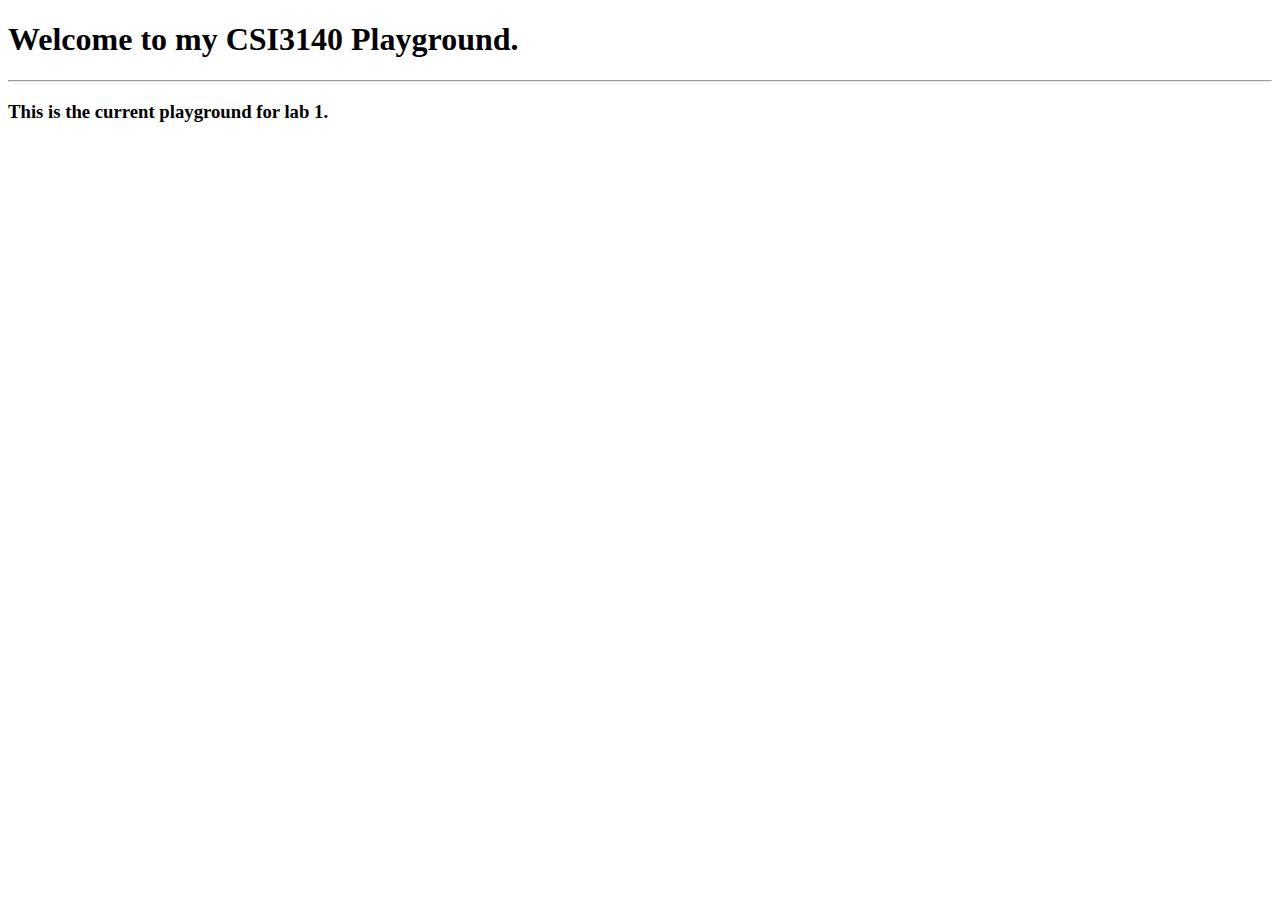
<file: index.html>
<!DOCTYPE html>
<html>

<head>
    <title>CSI3140 Playground</title>
</head>

<body>
    <div>
        <h1>Welcome to my CSI3140 Playground.</h1>
        <hr />
        <h3>This is the current playground for lab 1.</h3>
    </div>
</body>

</html>
</file>
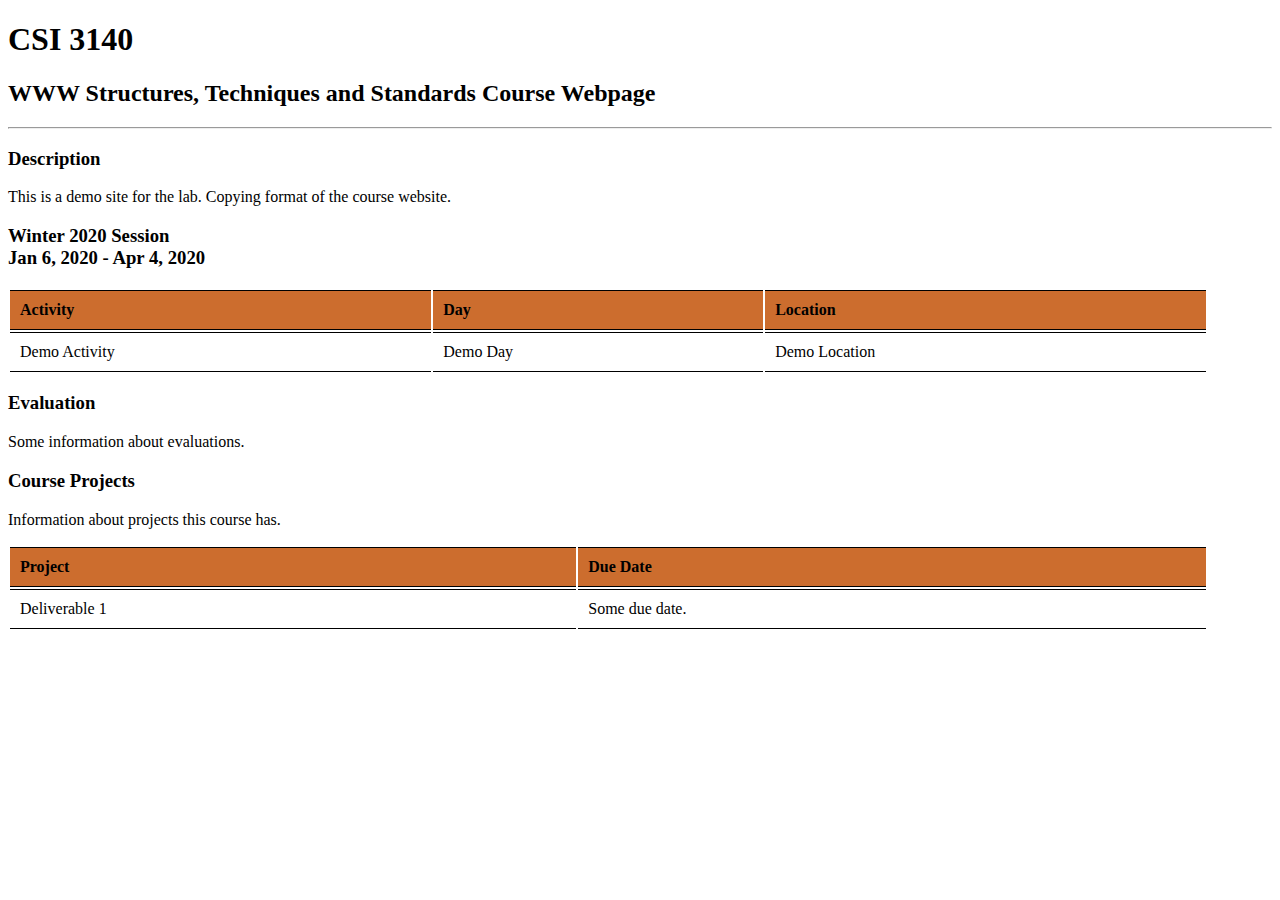
<file: course-webpage/index.html>
<!DOCTYPE html>
<html>

<head>
    <title>Course Webpage</title>
    <meta charset="utf-8" />
    <meta http-equiv="Content-type" content="text/html; charset=utf-8" />
    <meta name="viewport" content="width=device-width, initial-scale=1" />
    <link href="styles.css" rel="stylesheet">
</head>

<body class="course">
    <h1>CSI 3140</h1>
    <h2>WWW Structures, Techniques and Standards Course Webpage</h2>
    <hr>
    <h3>Description</h3>
    <p>
        This is a demo site for the lab. Copying format of the course website.
    </p>

    <h3>
        Winter 2020 Session<br>
        Jan 6, 2020 - Apr 4, 2020
    </h3>

    <table class="table-homework">
        <tbody>
            <tr>
                <th>Activity</th>
                <th>Day</th>
                <th>Location</th>
            </tr>
            <tr>
                <td>Demo Activity</td>
                <td>Demo Day</td>
                <td>Demo Location</td>
            </tr>
        </tbody>
    </table>

    <h3>Evaluation</h3>

    <p>Some information about evaluations.</p>

    <h3>Course Projects</h3>

    <p>
        Information about projects this course has.
    </p>

    <table class="table-homework">
        <tbody>
            <tr>
                <th>Project</th>
                <th>Due Date</th>
            </tr>
            <tr>
                <td>Deliverable 1</td>
                <td>Some due date.</td>
            </tr>
        </tbody>
    </table>

</body>

</html>
</file>
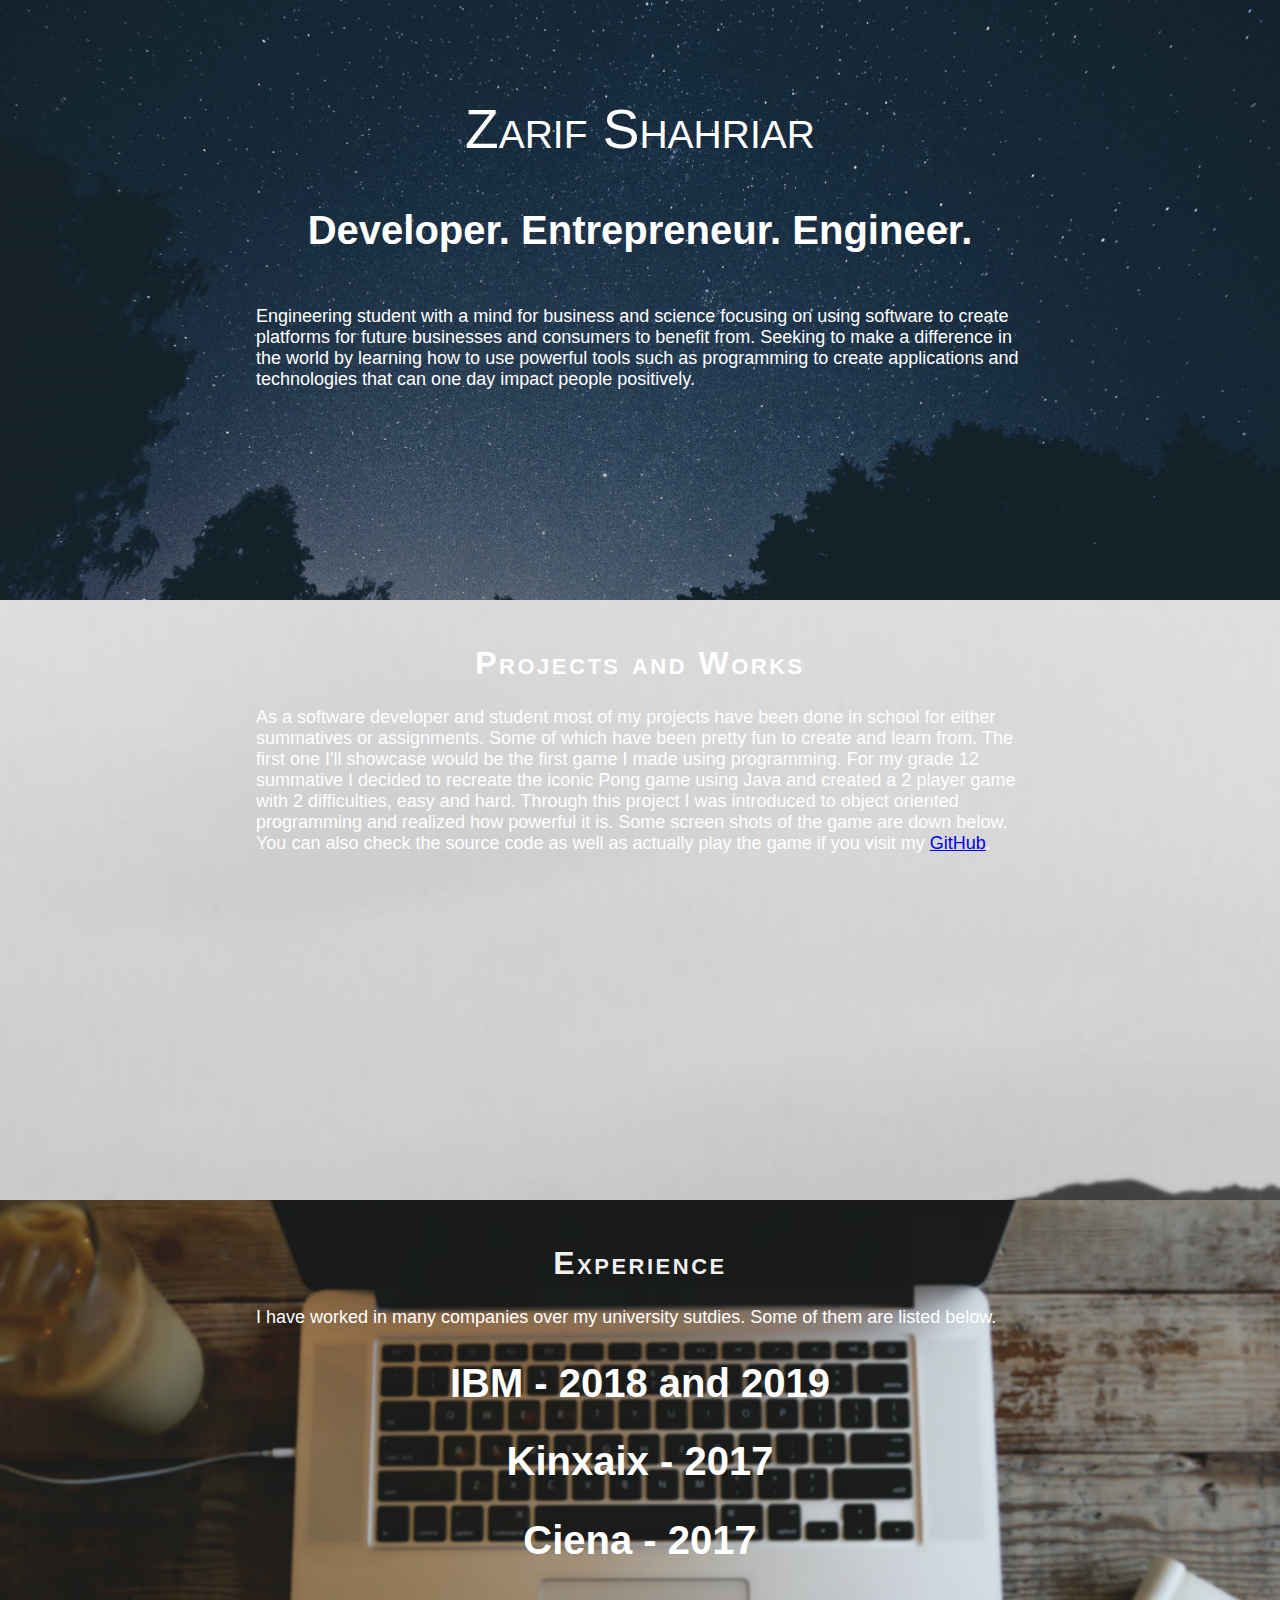
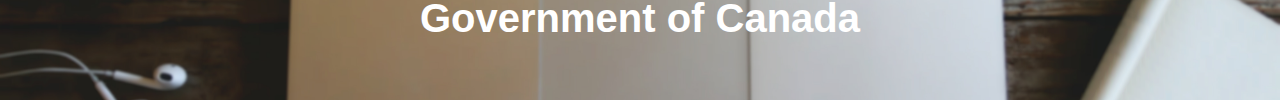
<file: lab3/portfolio-webpage/index.html>
<!doctype html>
<html>


<head>

    <title>Zarif Shahriar</title>

    <meta charset="utf-8" />
    <meta http-equiv="Content-type" content="text/html; charset=utf-8" />
    <meta name="viewport" content="width=device-width, initial-scale=1" />

    <link href="styles.css" rel="stylesheet">

</head>

<body>

    <div id="homeSection" class="content sect sectOne">


        <h1 class="title">Zarif Shahriar</h1>


        <h2 class="text-center">Developer. Entrepreneur. Engineer.</h2>

        <p class="text-center">Engineering student with a mind for business and science focusing on using software to
            create platforms for future businesses and consumers to benefit from. Seeking to make a difference in the
            world by learning how to use powerful tools such as programming to create applications and technologies that
            can one day impact people positively.</p>

    </div>

    <div id="projectsSection" class="subSection sectThree">

        <div class="content">

            <h1 class="head"> Projects and Works</h1>

            <p>As a software developer and student most of my projects have been done in school for either summatives or
                assignments. Some of which have been pretty fun to create and learn from. The first one I'll showcase
                would be the first game I made using programming. For my grade 12 summative I decided to recreate the
                iconic Pong game using Java and created a 2 player game with 2 difficulties, easy and hard. Through this
                project I was introduced to object oriented programming and realized how powerful it is. Some screen
                shots of the game are down below. You can also check the source code as well as actually play the game
                if you visit my <a href="https://github.com/ZarifS" target="_blank">GitHub</a>.
            </p>
        </div>
    </div>

    <div id="resumeSection" class="subSection sectFour">
        <div class="content">
            <h1 class="head"> Experience</h1>
            <p class="text-center">I have worked in many companies over my university sutdies. Some of them are listed
                below.
            </p>
            <h2>IBM - 2018 and 2019</h2>
            <h2>Kinxaix - 2017</h2>
            <h2>Ciena - 2017</h2>
            <h2>Government of Canada</h2>
        </div>
    </div>

</body>

</html>
</file>
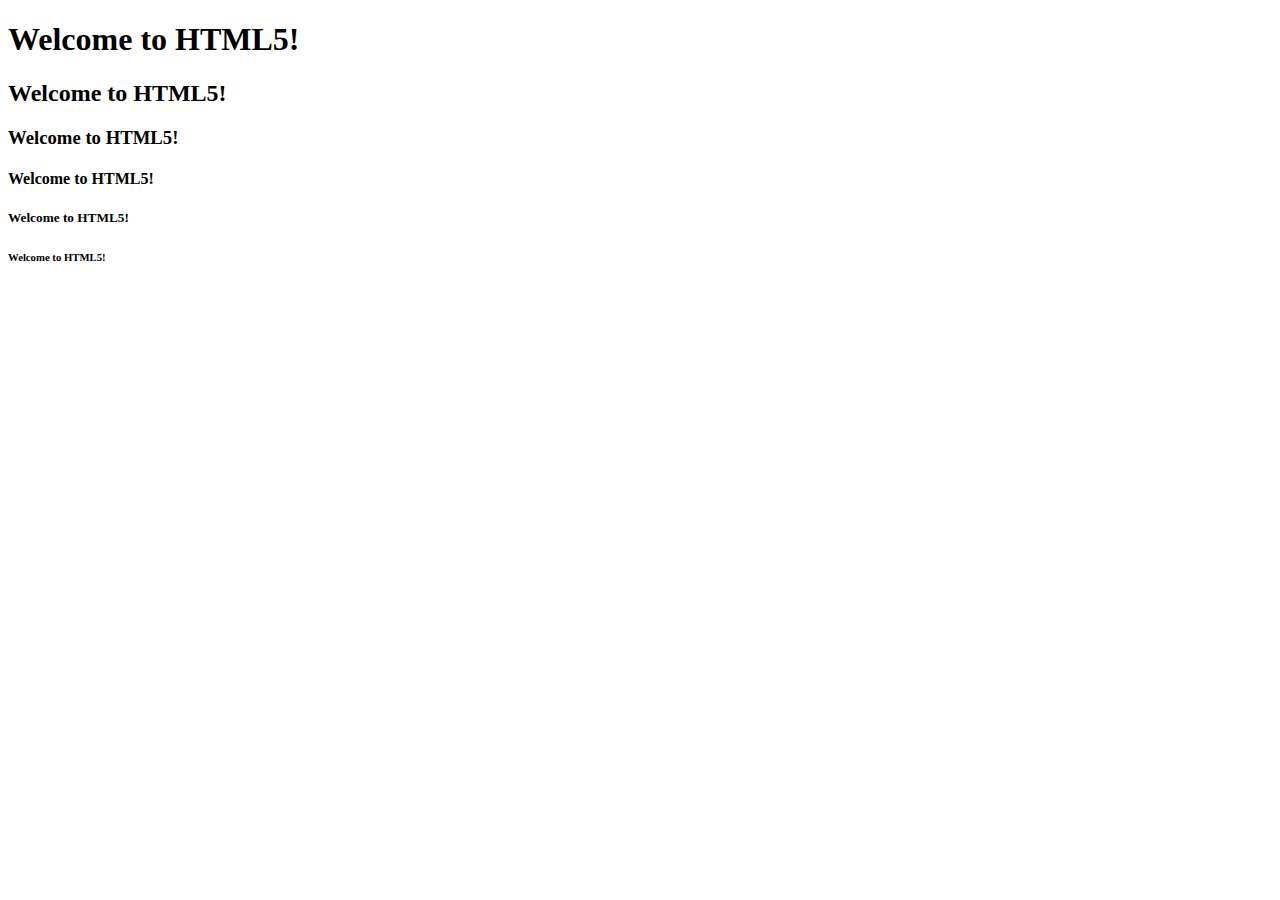
<file: lab4/examples/loop.html>
<!DOCTYPE html>
<html>

<body>
    <script type="text/javascript">
        for (var level = 1; level < 7; level++) {
            document.writeln("<h" + level + ">Welcome to HTML5!</h" + level + ">");
        }
    </script>
</body>

</html>
</file>
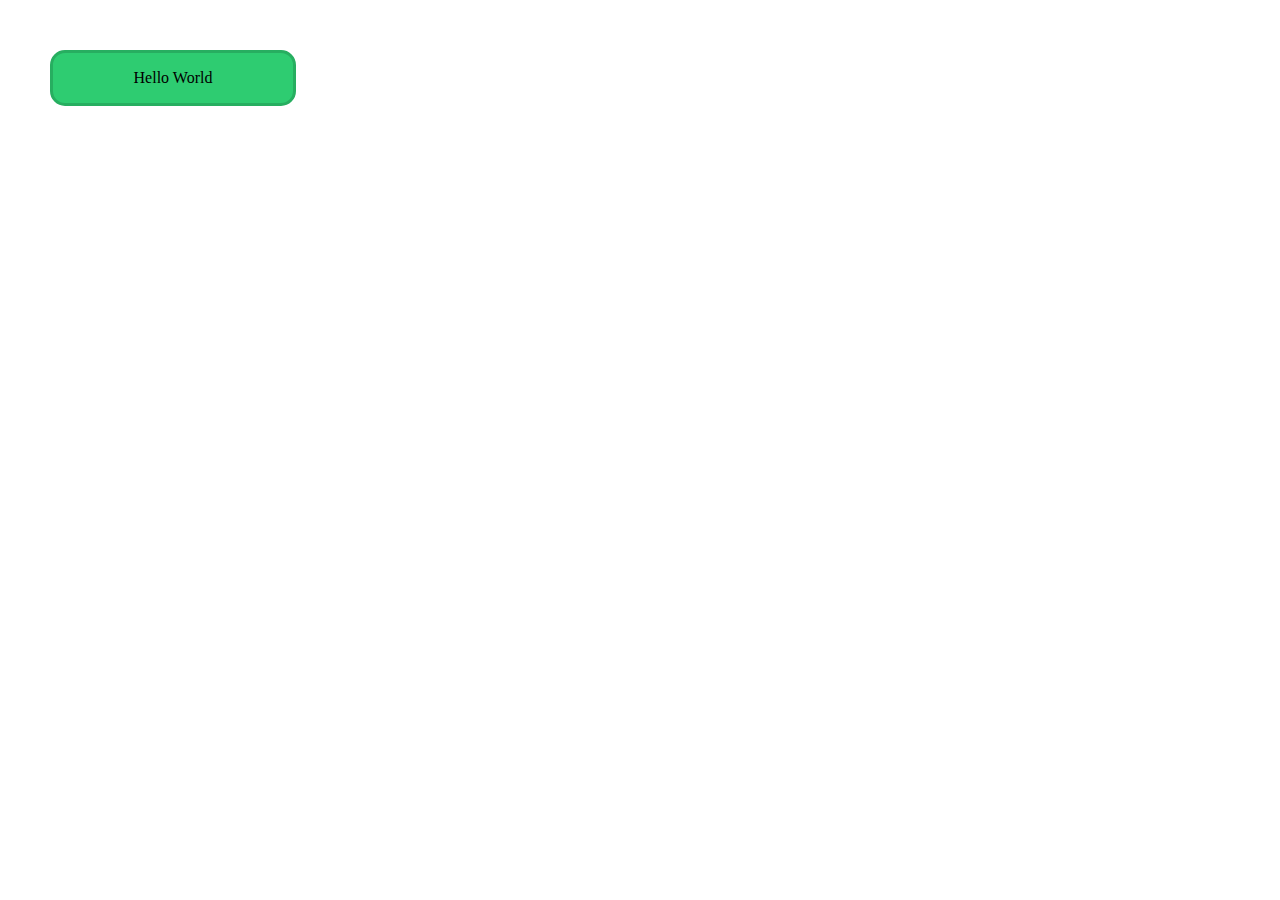
<file: lab4/examples/rounded.html>
<!DOCTYPE html>
<html>

<head>
    <meta charset="utf-8">
    <title>Welcome</title>
    <style type="text/css">
        body {
            margin: 50px;
        }

        .btn {
            border: 3px solid #27ae60;
            background-color: #2ecc71;
            padding: 5px 20px;
            width: 200px;
            height: 40px;
            border-radius: 15px;
            text-align: center;
            line-height: 40px;
        }
    </style>
</head>

<body>
    <div class="btn">Hello World</div>
</body>

</html>
</file>
<file: course-webpage/styles.css>
body.syllabus {
  margin: 50px;
  font-family: Arial, sans-serif;
  font-size: 20px;
  letter-spacing: -1px;
  line-height: 1;
  color: #222222;
  background-color: #F8F8F8;
  letter-spacing: 1px;
}

.syllabus table th, .syllabus table td { padding: 10px 5px;  }

.syllabus table th {
  vertical-align: top;
}

.syllabus h1 {
  font-size: 30pt;
}

.syllabus h2 {
  font-size: 25pt;
}

.syllabus h3 {
  font-size: 20pt;
}

.table-homework {
  width: 1200px;
}

.table-homework tr th {
  background-color: #cc6d2e;
}

.table-homework tr th, .table-homework tr td {
  border-top: 1px solid black;
  border-bottom: 1px solid black;
  padding: 10px;
  text-align: left;
}

.important-list li {
  line-height: 2em;
}
</file>
<file: lab3/portfolio-webpage/styles.css>
html,body{
	height:100%;
}

.navbar{
	background: rgba(35, 33, 33,0.97);
}
body{
	font-family: "HelveticaNeue-Light", "Helvetica Neue Light", "Helvetica Neue", Helvetica, Arial, "Lucida Grande", sans-serif; 
   	font-weight: 300;
	color:#333;
	margin:0;
	padding:0;
	background-color:#fdfcfe; 
}

div {
  overflow: hidden;
}

h1,h2,h3,h4,h5,h6{
	text-align: center;
}

p{
	font-weight: 500;
}

.content{
	padding-left:20%;
	padding-right:20%;
}

.img-container{
    padding:10px;
    padding-bottom: 0;
    display: inline-block;
}

#homeSection img{
    width:215px;
}

#resumeSection{
    color:white;
}

#resumeSection img{
    padding:13px;
    border: solid white 1px;
}

.title{
   	font-weight: 400;
   	font-variant: small-caps;
	padding-top: 60px;
	text-align:center;
	color:white;
}

.sect{
    height:750px;
	background-size: cover;
}

.subSection{
	background-size: cover;
}

.sectOne{
	color:white;
	background-image: url("./images/bg1.jpeg");
}

.sectTwo{
	position: relative;
	color: white;
	background-image: url("./images/bg2.1.jpg");
}


.sectThree{
	background-image: url("./images/bg11.1.jpg");
}

.sectFour{
	background-image: url("./images/bg4.1.jpg");
}


#projectsSection h1,#projectsSection h2, #projectsSection p{
    color:white;
}

.head{
	color: rgba(255, 255, 255,0.94);
	margin-top: 105px;
	margin-bottom: 100px;
	letter-spacing: 2.5px;
	font-weight: 600;
	font-variant: small-caps;
}

#homeSection h2{
	padding-top: 10px;
	padding-bottom: 20px;
}

.subSection{
    height: 550px;
}
p{
    font-size: 18px;
}
h2{
    font-size: 40px;
}
.title{
    font-size: 55px;
}

.head{
    margin-top:45px; 
    margin-bottom: 25px;
}

#homeSection{
    height:600px;
}

#projectsSection{
    height: 600px;
}

#resumeSection{
    height: 500px;
}
</file>
